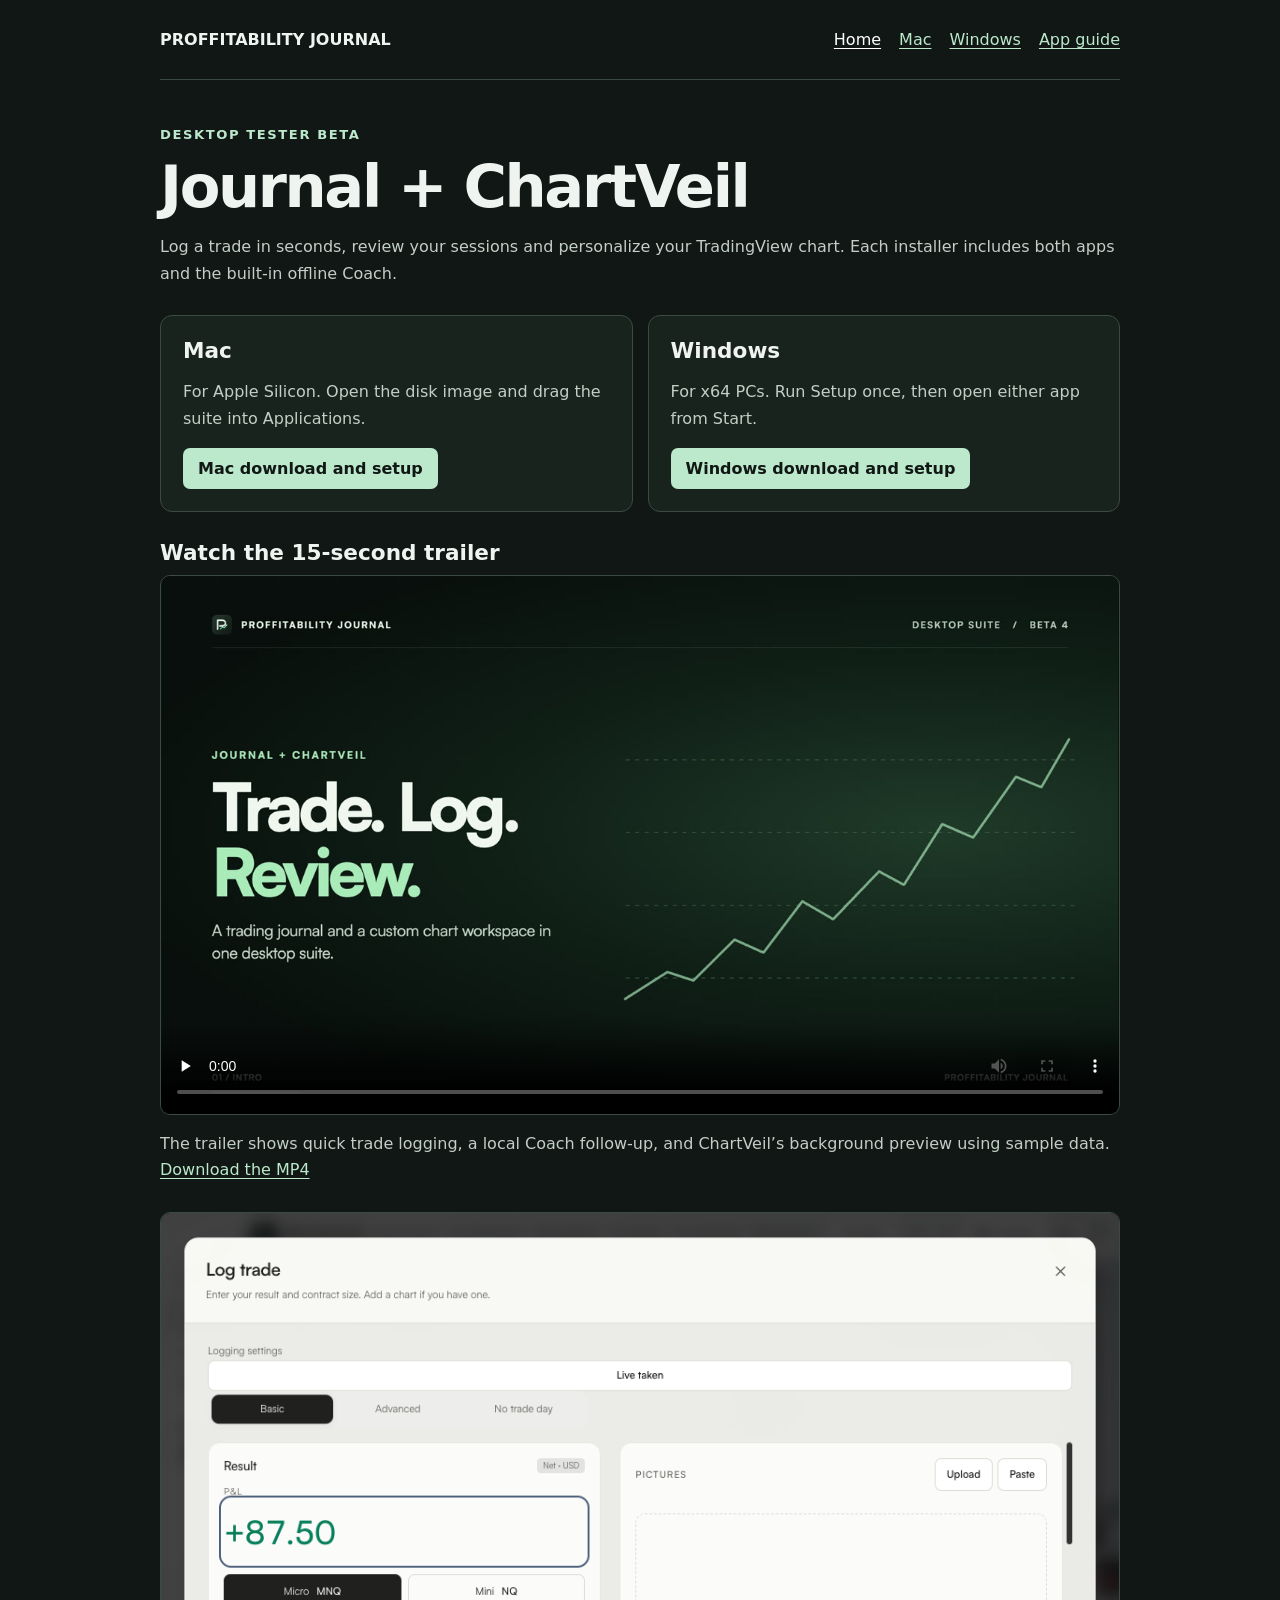
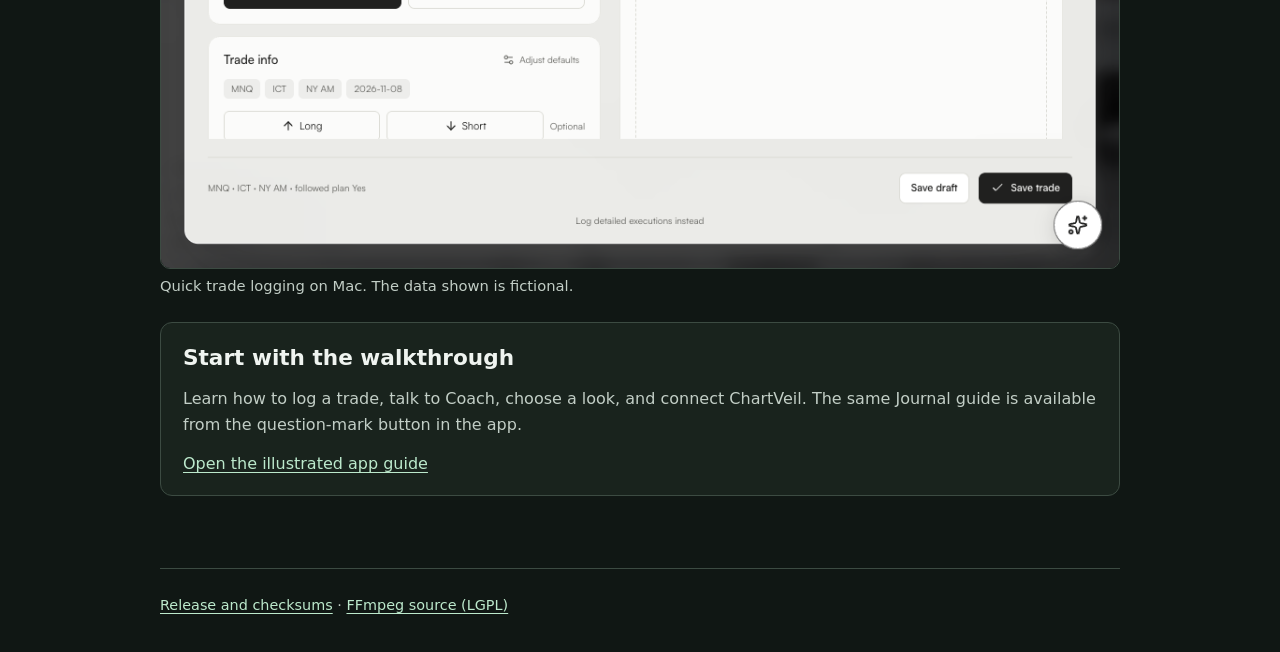
<file: docs/index.html>
<!doctype html>
<html lang="en">
<head>
  <meta charset="utf-8">
  <meta name="viewport" content="width=device-width, initial-scale=1">
  <title>Proffitability Journal and ChartVeil</title>
  <meta name="description" content="Download the Journal and ChartVeil desktop suite for Mac or Windows. Includes an offline Coach.">
  <link rel="stylesheet" href="site.css">
</head>
<body>
  <a class="skip" href="#main">Skip to content</a>
  <header>
    <strong>PROFFITABILITY JOURNAL</strong>
    <nav aria-label="Main"><a href="./" aria-current="page">Home</a><a href="mac/">Mac</a><a href="windows/">Windows</a><a href="guide/">App guide</a></nav>
  </header>
  <main id="main">
    <p class="kicker">Desktop tester beta</p>
    <h1>Journal + ChartVeil</h1>
    <p>Log a trade in seconds, review your sessions and personalize your TradingView chart. Each installer includes both apps and the built-in offline Coach.</p>
    <section class="grid" aria-label="Choose your platform">
      <article class="panel"><h2>Mac</h2><p>For Apple Silicon. Open the disk image and drag the suite into Applications.</p><a class="download" href="mac/">Mac download and setup</a></article>
      <article class="panel"><h2>Windows</h2><p>For x64 PCs. Run Setup once, then open either app from Start.</p><a class="download" href="windows/">Windows download and setup</a></article>
    </section>
    <section id="trailer">
      <h2>Watch the 15-second trailer</h2>
      <video class="trailer" controls playsinline preload="none" width="1920" height="1080" poster="media/trailer-poster.jpg" aria-label="Proffitability Journal Beta 4 product trailer">
        <source src="media/Proffitability-Journal-Beta4-Trailer.mp4" type="video/mp4">
        <a href="media/Proffitability-Journal-Beta4-Trailer.mp4">Download the trailer</a>
      </video>
      <p>The trailer shows quick trade logging, a local Coach follow-up, and ChartVeil’s background preview using sample data. <a href="media/Proffitability-Journal-Beta4-Trailer.mp4" download>Download the MP4</a></p>
    </section>
    <figure><img src="screenshots/mac-log-trade.png" alt="Journal’s trade form with net P&L, MNQ contract selection and an optional picture panel"><figcaption>Quick trade logging on Mac. The data shown is fictional.</figcaption></figure>
    <section class="panel"><h2>Start with the walkthrough</h2><p>Learn how to log a trade, talk to Coach, choose a look, and connect ChartVeil. The same Journal guide is available from the question-mark button in the app.</p><a href="guide/">Open the illustrated app guide</a></section>
  </main>
  <footer><p><a href="https://github.com/PopetoNM/proffitability-journal-releases/releases/tag/v0.4.0-beta.4">Release and checksums</a> · <a href="https://github.com/PopetoNM/proffitability-journal-releases/releases/download/v0.4.0-beta.3/FFmpeg-9.0.2-clean-source.zip">FFmpeg source (LGPL)</a></p></footer>
</body>
</html>
</file>
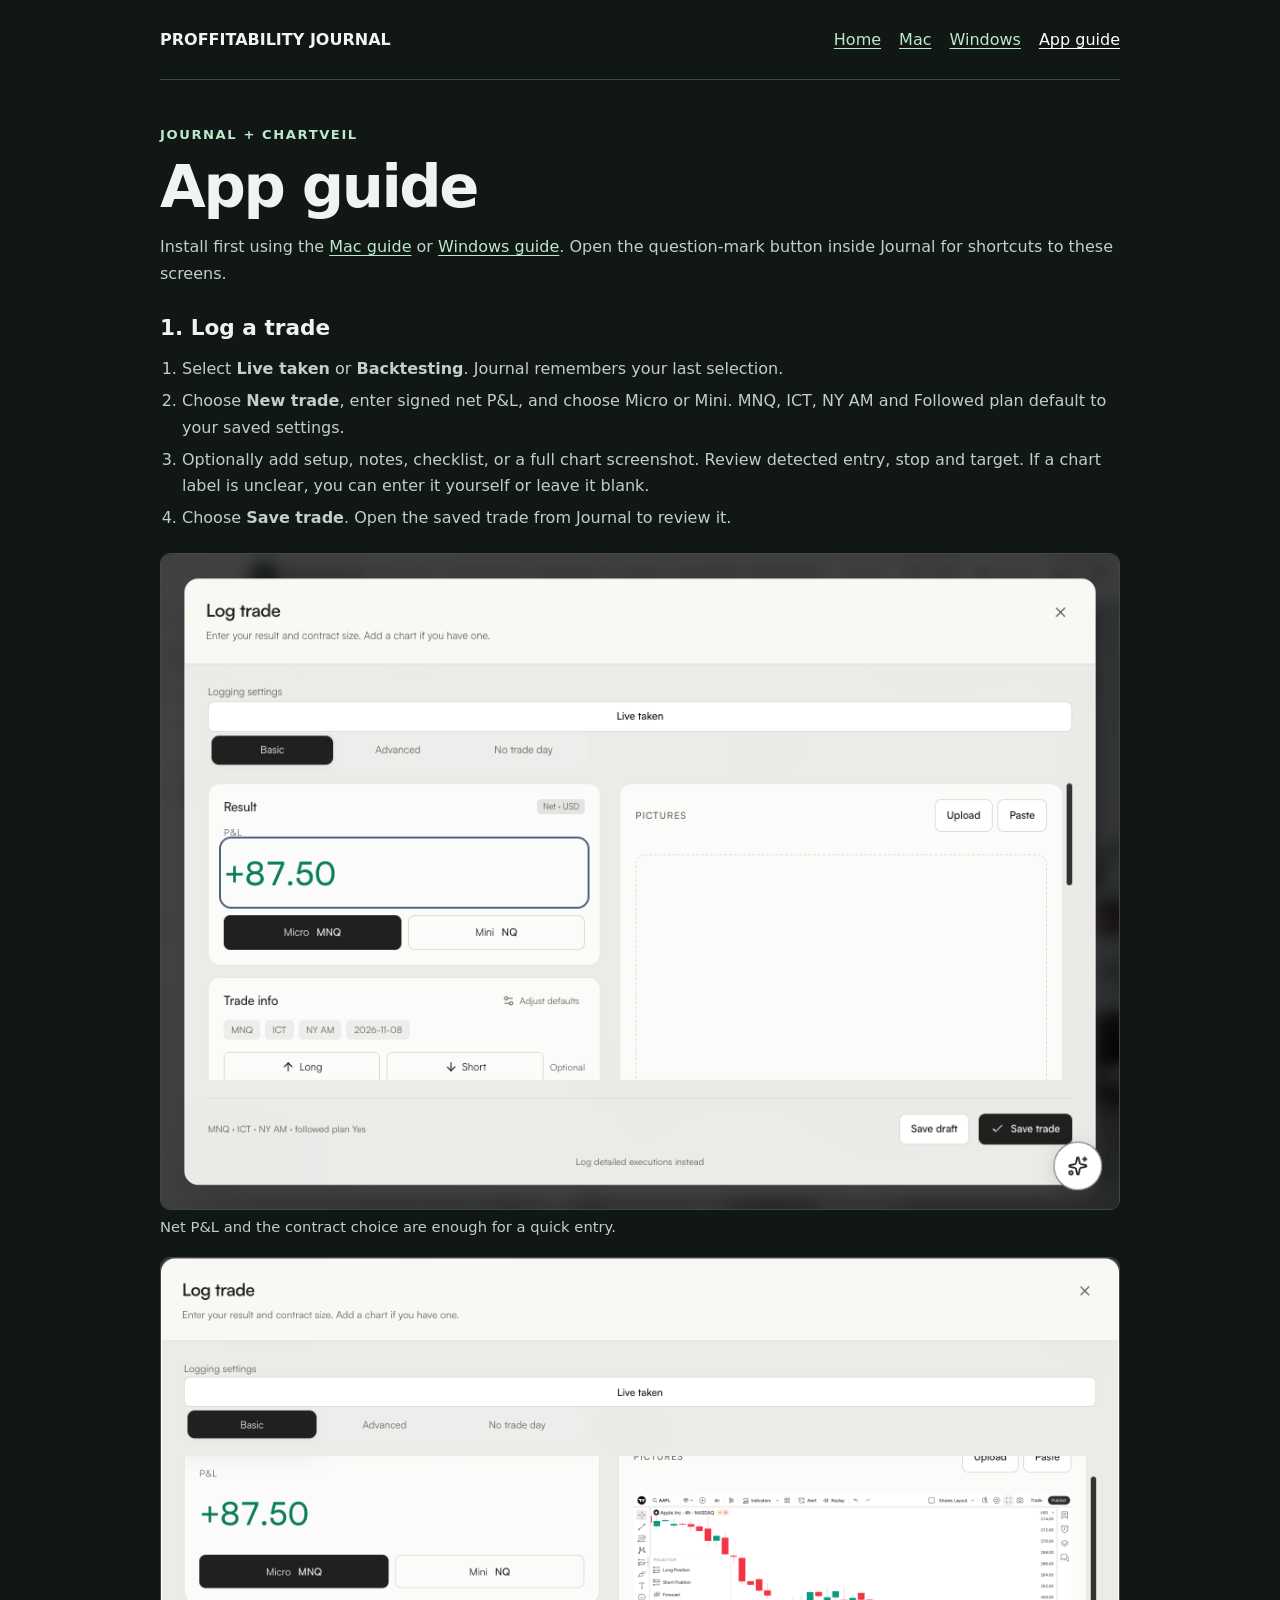
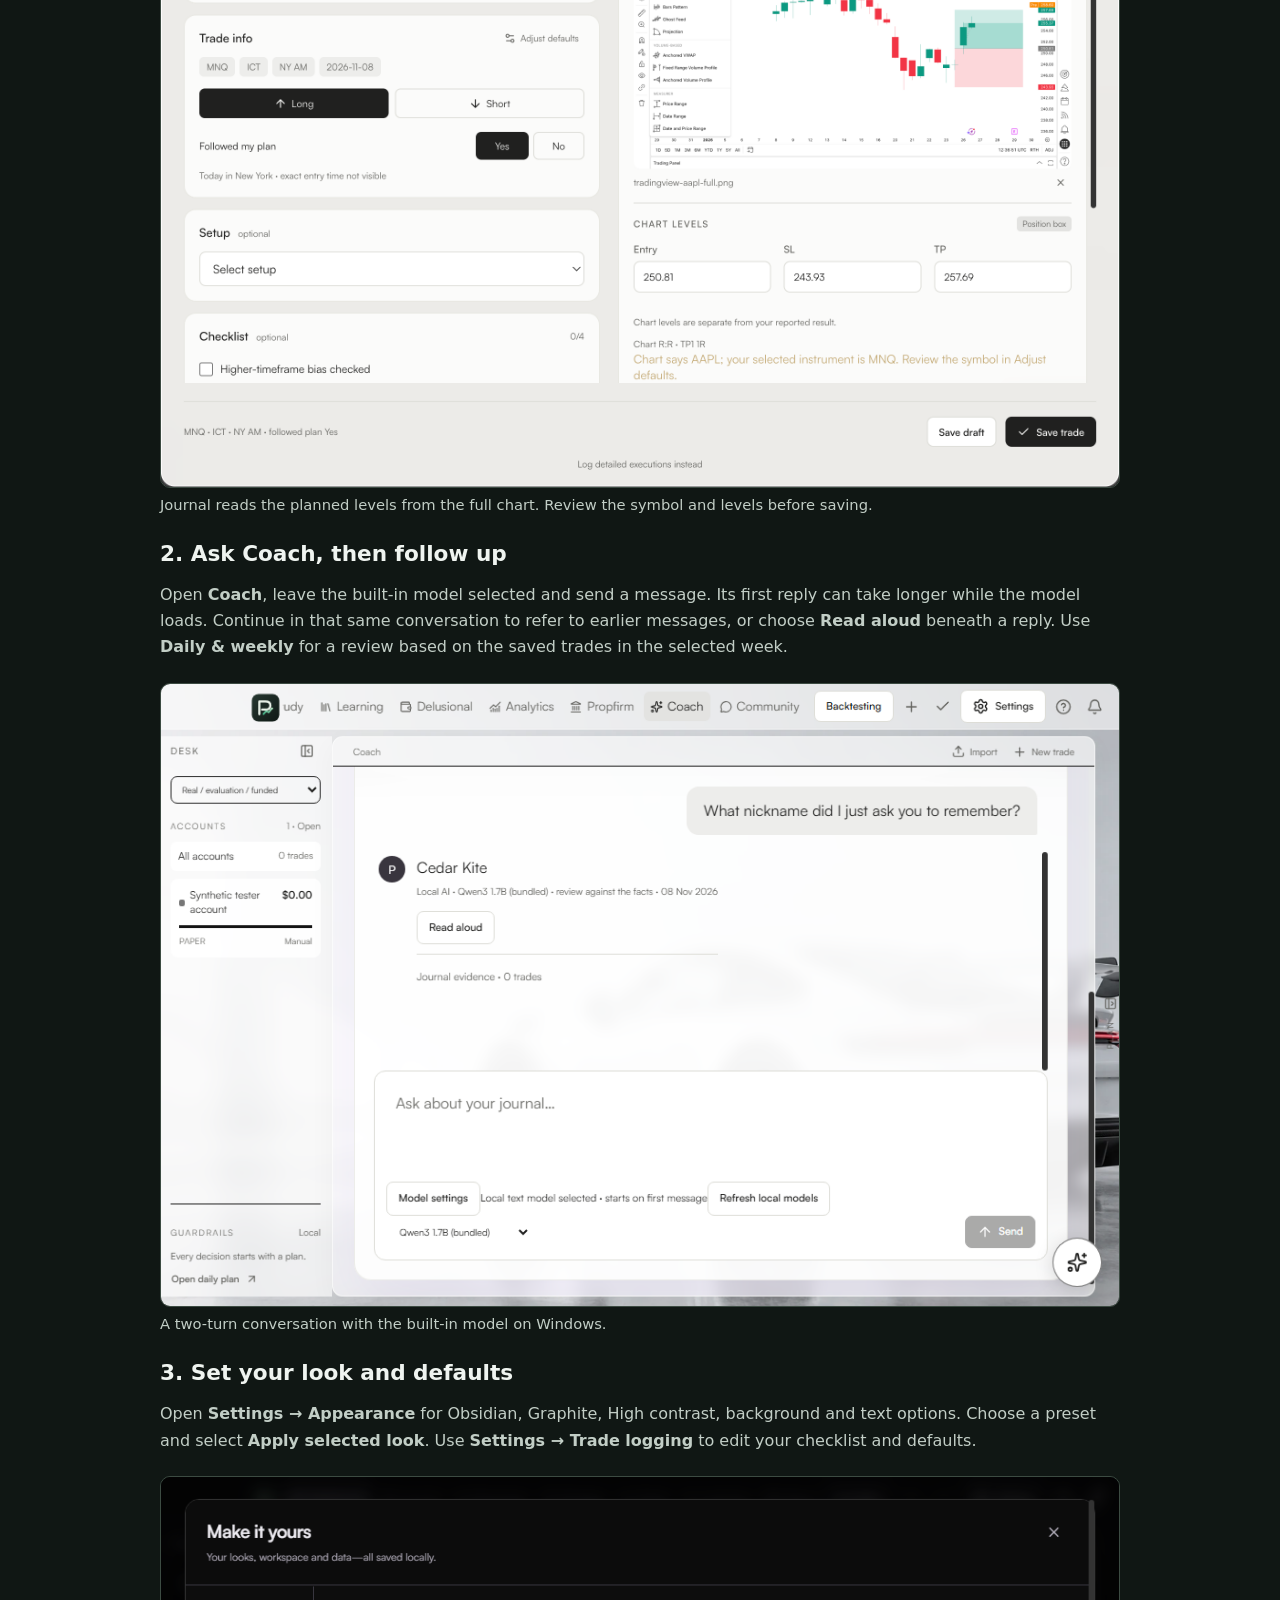
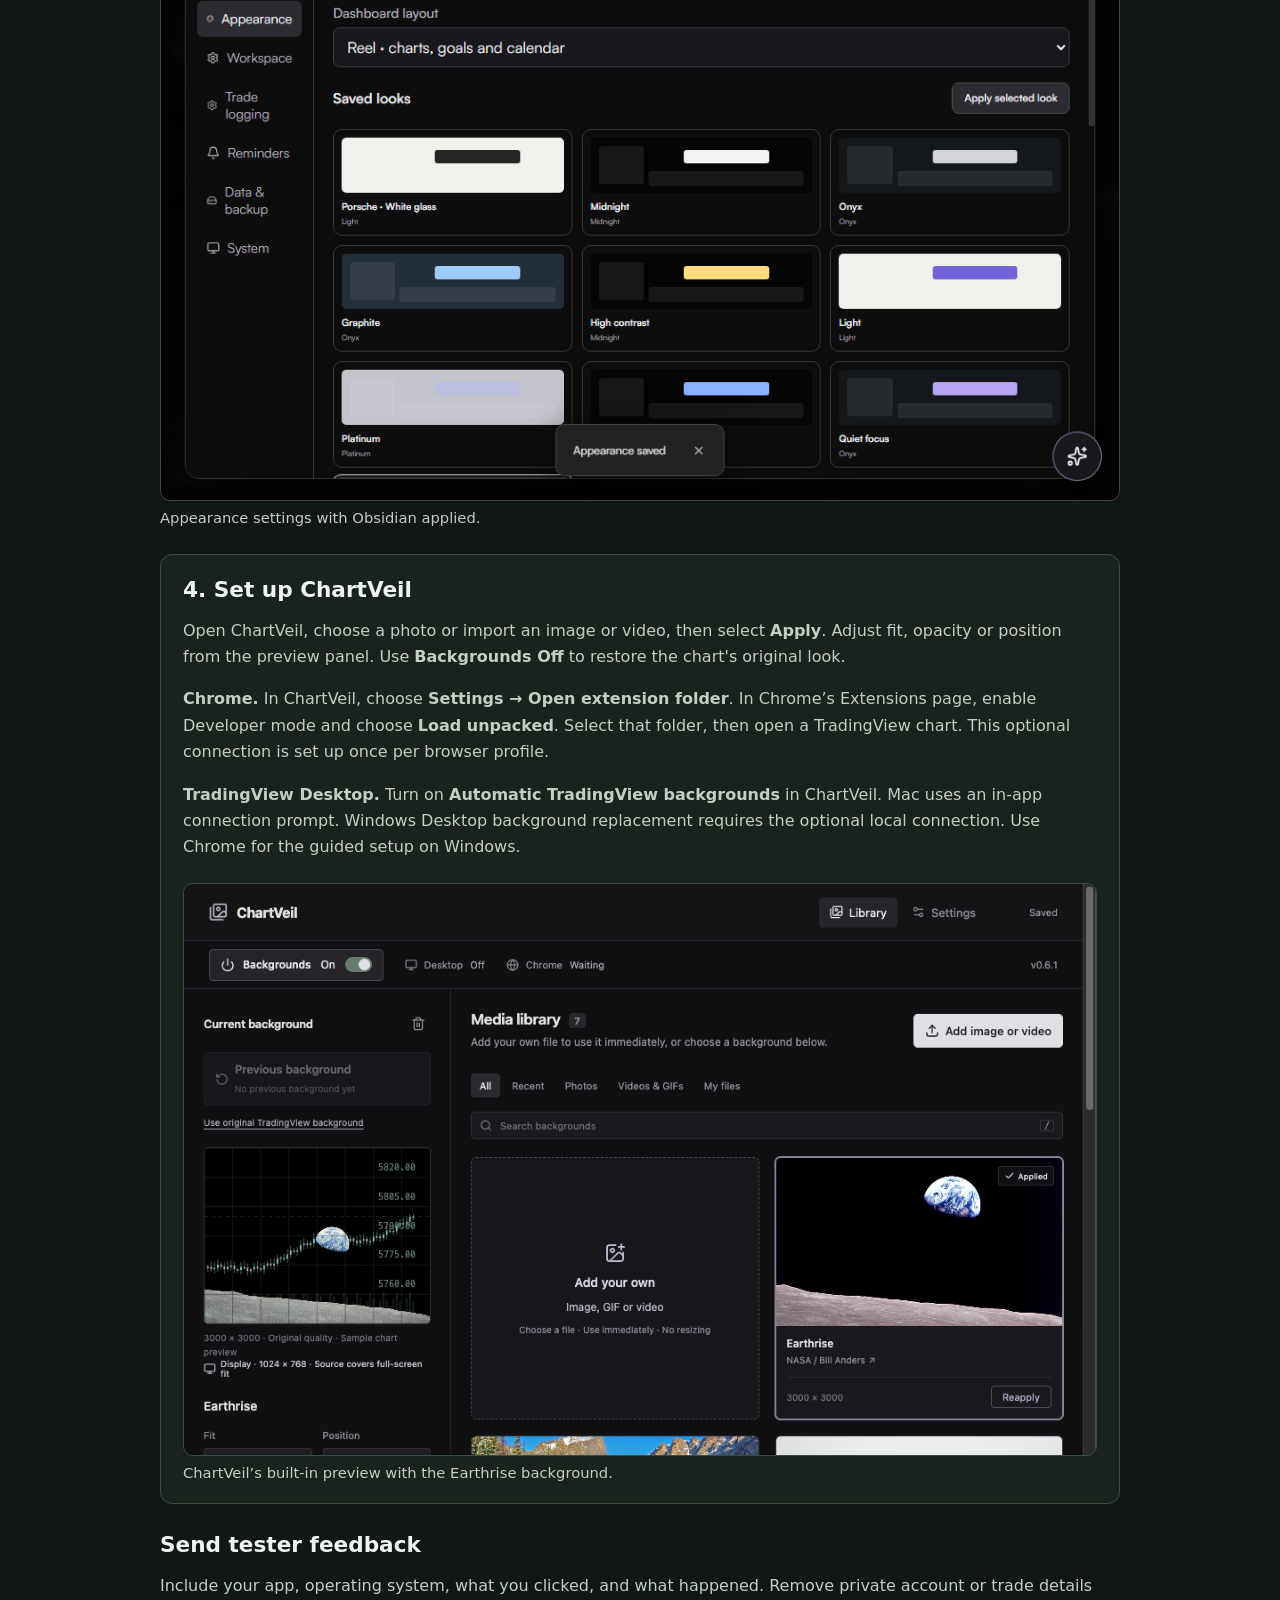
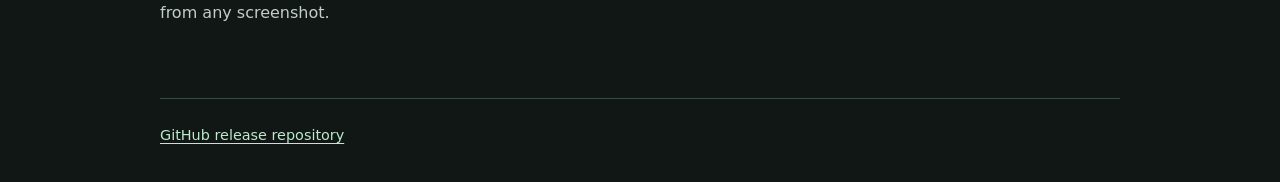
<file: docs/guide/index.html>
<!doctype html>
<html lang="en">
<head>
  <meta charset="utf-8">
  <meta name="viewport" content="width=device-width, initial-scale=1">
  <title>App guide · Proffitability Journal + ChartVeil</title>
  <link rel="stylesheet" href="../site.css">
</head>
<body>
  <a class="skip" href="#main">Skip to content</a>
  <header>
    <strong>PROFFITABILITY JOURNAL</strong>
    <nav aria-label="Main"><a href="../">Home</a><a href="../mac/">Mac</a><a href="../windows/">Windows</a><a href="./" aria-current="page">App guide</a></nav>
  </header>
  <main id="main">
    <p class="kicker">Journal + ChartVeil</p>
    <h1>App guide</h1>
    <p>Install first using the <a href="../mac/">Mac guide</a> or <a href="../windows/">Windows guide</a>. Open the question-mark button inside Journal for shortcuts to these screens.</p>
    <section id="log">
      <h2>1. Log a trade</h2>
      <ol>
        <li>Select <strong>Live taken</strong> or <strong>Backtesting</strong>. Journal remembers your last selection.</li>
        <li>Choose <strong>New trade</strong>, enter signed net P&amp;L, and choose Micro or Mini. MNQ, ICT, NY AM and Followed plan default to your saved settings.</li>
        <li>Optionally add setup, notes, checklist, or a full chart screenshot. Review detected entry, stop and target. If a chart label is unclear, you can enter it yourself or leave it blank.</li>
        <li>Choose <strong>Save trade</strong>. Open the saved trade from Journal to review it.</li>
      </ol>
      <figure><img src="../screenshots/mac-log-trade.png" alt="The trade form with a positive fictional result and no screenshot attached"><figcaption>Net P&amp;L and the contract choice are enough for a quick entry.</figcaption></figure>
      <figure><img src="../screenshots/mac-chart-review.png" alt="An uncropped TradingView chart with detected entry 250.81, stop loss 243.93, and take profit 257.69"><figcaption>Journal reads the planned levels from the full chart. Review the symbol and levels before saving.</figcaption></figure>
    </section>
    <section id="coach">
      <h2>2. Ask Coach, then follow up</h2>
      <p>Open <strong>Coach</strong>, leave the built-in model selected and send a message. Its first reply can take longer while the model loads. Continue in that same conversation to refer to earlier messages, or choose <strong>Read aloud</strong> beneath a reply. Use <strong>Daily &amp; weekly</strong> for a review based on the saved trades in the selected week.</p>
      <figure><img src="../screenshots/windows-coach.png" alt="Windows Coach recalls the name Cedar Kite from the previous turn"><figcaption>A two-turn conversation with the built-in model on Windows.</figcaption></figure>
    </section>
    <section id="appearance">
      <h2>3. Set your look and defaults</h2>
      <p>Open <strong>Settings → Appearance</strong> for Obsidian, Graphite, High contrast, background and text options. Choose a preset and select <strong>Apply selected look</strong>. Use <strong>Settings → Trade logging</strong> to edit your checklist and defaults.</p>
      <figure><img src="../screenshots/windows-appearance.png" alt="Obsidian applied in Settings on Windows, with Graphite and High contrast among the other choices"><figcaption>Appearance settings with Obsidian applied.</figcaption></figure>
    </section>
    <section id="chartveil" class="panel">
      <h2>4. Set up ChartVeil</h2>
      <p>Open ChartVeil, choose a photo or import an image or video, then select <strong>Apply</strong>. Adjust fit, opacity or position from the preview panel. Use <strong>Backgrounds Off</strong> to restore the chart's original look.</p>
      <p><strong>Chrome.</strong> In ChartVeil, choose <strong>Settings → Open extension folder</strong>. In Chrome’s Extensions page, enable Developer mode and choose <strong>Load unpacked</strong>. Select that folder, then open a TradingView chart. This optional connection is set up once per browser profile.</p>
      <p><strong>TradingView Desktop.</strong> Turn on <strong>Automatic TradingView backgrounds</strong> in ChartVeil. Mac uses an in-app connection prompt. Windows Desktop background replacement requires the optional local connection. Use Chrome for the guided setup on Windows.</p>
      <figure><img src="../screenshots/chartveil.png" alt="ChartVeil’s photo library, with Earthrise displayed in its sample chart preview"><figcaption>ChartVeil’s built-in preview with the Earthrise background.</figcaption></figure>
    </section>
    <section><h2>Send tester feedback</h2><p>Include your app, operating system, what you clicked, and what happened. Remove private account or trade details from any screenshot.</p></section>
  </main>
  <footer><p><a href="https://github.com/PopetoNM/proffitability-journal-releases">GitHub release repository</a></p></footer>
</body>
</html>
</file>
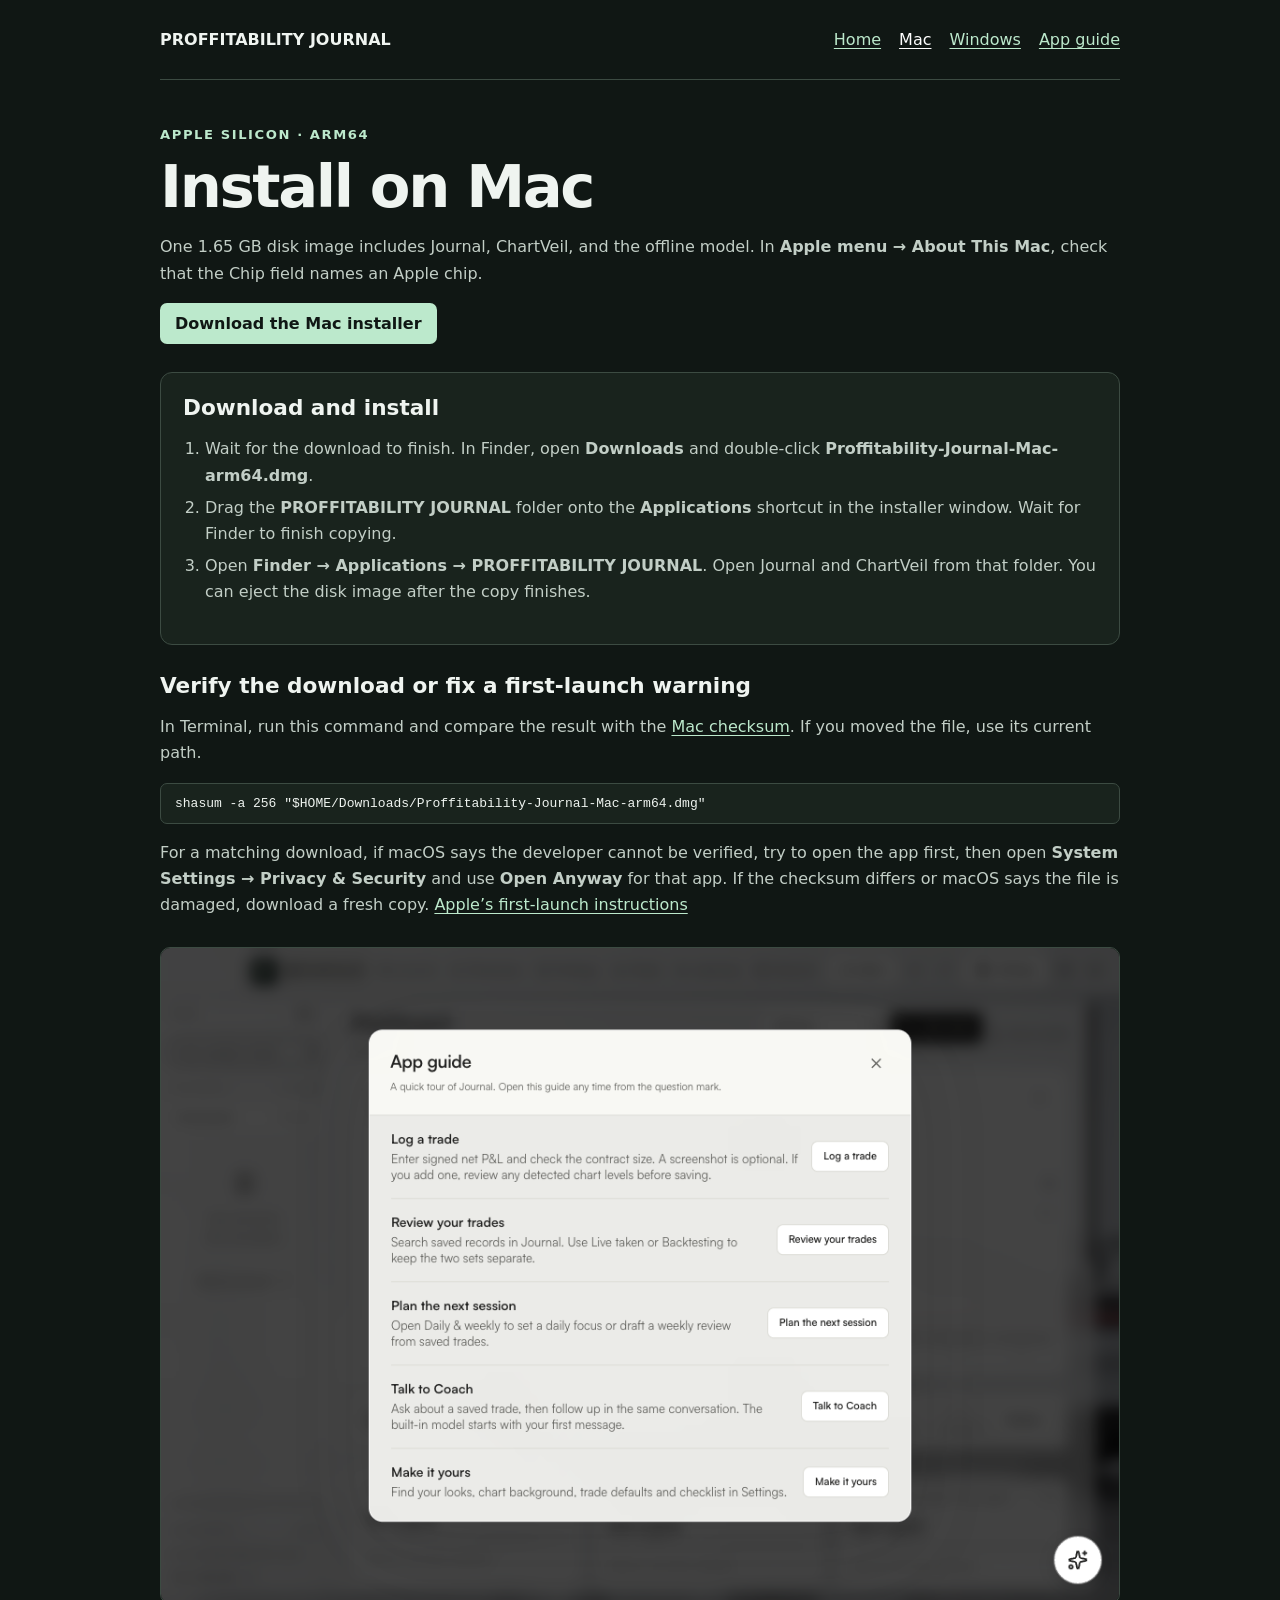
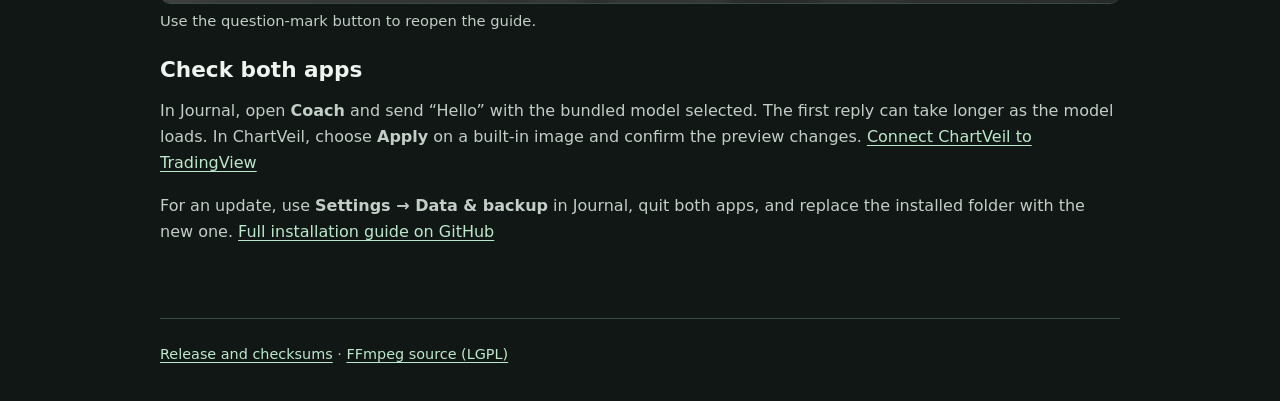
<file: docs/mac/index.html>
<!doctype html>
<html lang="en">
<head>
  <meta charset="utf-8">
  <meta name="viewport" content="width=device-width, initial-scale=1">
  <title>Mac installation · Proffitability Journal + ChartVeil</title>
  <link rel="stylesheet" href="../site.css">
</head>
<body>
  <a class="skip" href="#main">Skip to content</a>
  <header>
    <strong>PROFFITABILITY JOURNAL</strong>
    <nav aria-label="Main"><a href="../">Home</a><a href="./" aria-current="page">Mac</a><a href="../windows/">Windows</a><a href="../guide/">App guide</a></nav>
  </header>
  <main id="main">
    <p class="kicker">Apple Silicon · Arm64</p>
    <h1>Install on Mac</h1>
    <p>One 1.65 GB disk image includes Journal, ChartVeil, and the offline model. In <strong>Apple menu → About This Mac</strong>, check that the Chip field names an Apple chip.</p>
    <a class="download" href="https://github.com/PopetoNM/proffitability-journal-releases/releases/download/v0.4.0-beta.4/Proffitability-Journal-Mac-arm64.dmg">Download the Mac installer</a>
    <section class="panel">
      <h2>Download and install</h2>
      <ol>
        <li>Wait for the download to finish. In Finder, open <strong>Downloads</strong> and double-click <strong>Proffitability-Journal-Mac-arm64.dmg</strong>.</li>
        <li>Drag the <strong>PROFFITABILITY JOURNAL</strong> folder onto the <strong>Applications</strong> shortcut in the installer window. Wait for Finder to finish copying.</li>
        <li>Open <strong>Finder → Applications → PROFFITABILITY JOURNAL</strong>. Open Journal and ChartVeil from that folder. You can eject the disk image after the copy finishes.</li>
      </ol>
    </section>
    <section id="verify"><h2>Verify the download or fix a first-launch warning</h2>
      <p>In Terminal, run this command and compare the result with the <a href="https://github.com/PopetoNM/proffitability-journal-releases/releases/download/v0.4.0-beta.4/SHA256-Mac.txt">Mac checksum</a>. If you moved the file, use its current path.</p>
      <pre><code>shasum -a 256 "$HOME/Downloads/Proffitability-Journal-Mac-arm64.dmg"</code></pre>
      <p>For a matching download, if macOS says the developer cannot be verified, try to open the app first, then open <strong>System Settings → Privacy &amp; Security</strong> and use <strong>Open Anyway</strong> for that app. If the checksum differs or macOS says the file is damaged, download a fresh copy. <a href="https://support.apple.com/en-us/102445">Apple’s first-launch instructions</a></p>
    </section>
    <figure><img src="../screenshots/mac-app-guide.png" alt="The built-in App guide dialog with shortcuts to trade logging, weekly review, Coach and appearance"><figcaption>Use the question-mark button to reopen the guide.</figcaption></figure>
    <section><h2>Check both apps</h2><p>In Journal, open <strong>Coach</strong> and send “Hello” with the bundled model selected. The first reply can take longer as the model loads. In ChartVeil, choose <strong>Apply</strong> on a built-in image and confirm the preview changes. <a href="../guide/#chartveil">Connect ChartVeil to TradingView</a></p>
      <p>For an update, use <strong>Settings → Data &amp; backup</strong> in Journal, quit both apps, and replace the installed folder with the new one. <a href="https://github.com/PopetoNM/proffitability-journal-releases/blob/main/INSTALL.md">Full installation guide on GitHub</a></p>
    </section>
  </main>
  <footer><p><a href="https://github.com/PopetoNM/proffitability-journal-releases/releases/tag/v0.4.0-beta.4">Release and checksums</a> · <a href="https://github.com/PopetoNM/proffitability-journal-releases/releases/download/v0.4.0-beta.3/FFmpeg-9.0.2-clean-source.zip">FFmpeg source (LGPL)</a></p></footer>
</body>
</html>
</file>
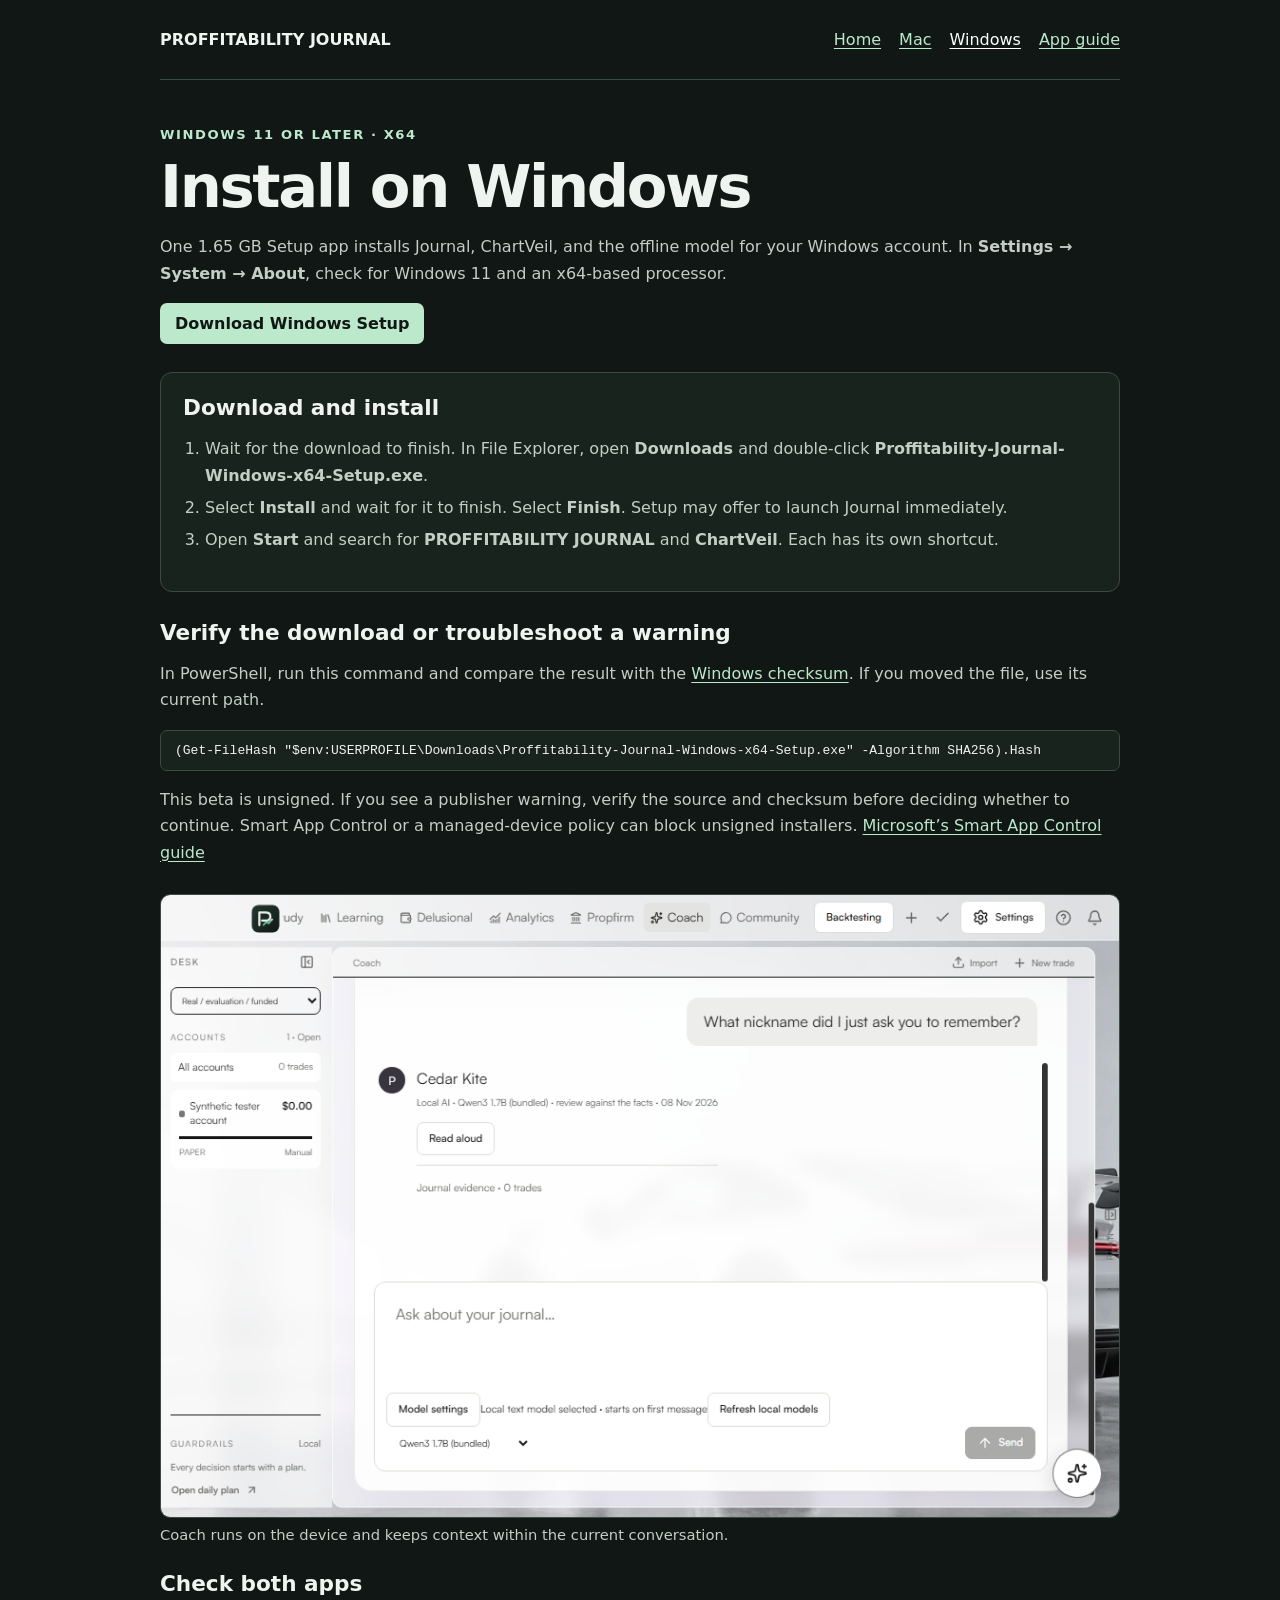
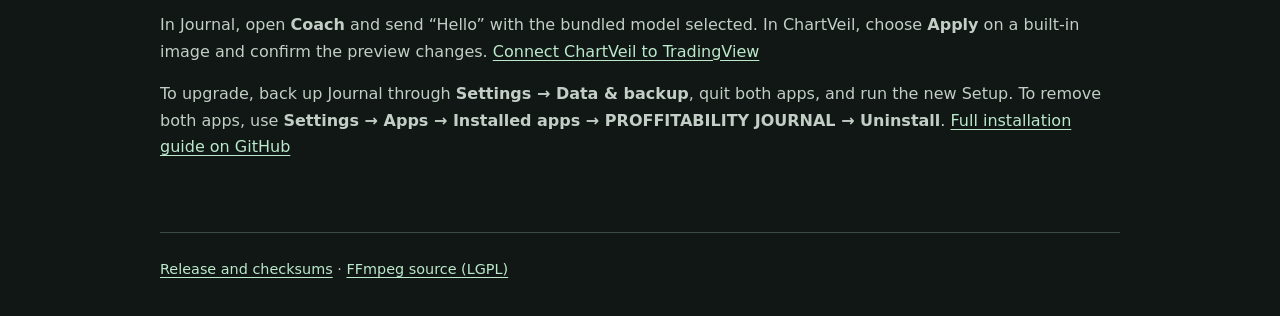
<file: docs/windows/index.html>
<!doctype html>
<html lang="en">
<head>
  <meta charset="utf-8">
  <meta name="viewport" content="width=device-width, initial-scale=1">
  <title>Windows installation · Proffitability Journal + ChartVeil</title>
  <link rel="stylesheet" href="../site.css">
</head>
<body>
  <a class="skip" href="#main">Skip to content</a>
  <header>
    <strong>PROFFITABILITY JOURNAL</strong>
    <nav aria-label="Main"><a href="../">Home</a><a href="../mac/">Mac</a><a href="./" aria-current="page">Windows</a><a href="../guide/">App guide</a></nav>
  </header>
  <main id="main">
    <p class="kicker">Windows 11 or later · x64</p>
    <h1>Install on Windows</h1>
    <p>One 1.65 GB Setup app installs Journal, ChartVeil, and the offline model for your Windows account. In <strong>Settings → System → About</strong>, check for Windows 11 and an x64-based processor.</p>
    <a class="download" href="https://github.com/PopetoNM/proffitability-journal-releases/releases/download/v0.4.0-beta.4/Proffitability-Journal-Windows-x64-Setup.exe">Download Windows Setup</a>
    <section class="panel">
      <h2>Download and install</h2>
      <ol>
        <li>Wait for the download to finish. In File Explorer, open <strong>Downloads</strong> and double-click <strong>Proffitability-Journal-Windows-x64-Setup.exe</strong>.</li>
        <li>Select <strong>Install</strong> and wait for it to finish. Select <strong>Finish</strong>. Setup may offer to launch Journal immediately.</li>
        <li>Open <strong>Start</strong> and search for <strong>PROFFITABILITY JOURNAL</strong> and <strong>ChartVeil</strong>. Each has its own shortcut.</li>
      </ol>
    </section>
    <section id="verify"><h2>Verify the download or troubleshoot a warning</h2>
      <p>In PowerShell, run this command and compare the result with the <a href="https://github.com/PopetoNM/proffitability-journal-releases/releases/download/v0.4.0-beta.4/SHA256-Windows.txt">Windows checksum</a>. If you moved the file, use its current path.</p>
      <pre><code>(Get-FileHash "$env:USERPROFILE\Downloads\Proffitability-Journal-Windows-x64-Setup.exe" -Algorithm SHA256).Hash</code></pre>
      <p>This beta is unsigned. If you see a publisher warning, verify the source and checksum before deciding whether to continue. Smart App Control or a managed-device policy can block unsigned installers. <a href="https://support.microsoft.com/en-us/windows/security/threat-malware-protection/smart-app-control-frequently-asked-questions">Microsoft’s Smart App Control guide</a></p>
    </section>
    <figure><img src="../screenshots/windows-coach.png" alt="Coach on Windows answering a follow-up about the fictional notebook Cedar Kite"><figcaption>Coach runs on the device and keeps context within the current conversation.</figcaption></figure>
    <section><h2>Check both apps</h2><p>In Journal, open <strong>Coach</strong> and send “Hello” with the bundled model selected. In ChartVeil, choose <strong>Apply</strong> on a built-in image and confirm the preview changes. <a href="../guide/#chartveil">Connect ChartVeil to TradingView</a></p>
      <p>To upgrade, back up Journal through <strong>Settings → Data &amp; backup</strong>, quit both apps, and run the new Setup. To remove both apps, use <strong>Settings → Apps → Installed apps → PROFFITABILITY JOURNAL → Uninstall</strong>. <a href="https://github.com/PopetoNM/proffitability-journal-releases/blob/main/INSTALL.md">Full installation guide on GitHub</a></p>
    </section>
  </main>
  <footer><p><a href="https://github.com/PopetoNM/proffitability-journal-releases/releases/tag/v0.4.0-beta.4">Release and checksums</a> · <a href="https://github.com/PopetoNM/proffitability-journal-releases/releases/download/v0.4.0-beta.3/FFmpeg-9.0.2-clean-source.zip">FFmpeg source (LGPL)</a></p></footer>
</body>
</html>
</file>
<file: docs/site.css>
:root {
  color-scheme: dark;
  font-family: system-ui, -apple-system, sans-serif;
  color: #eff4f0;
  background: #101714;
  --muted: #c2cec6;
  --line: #3c4b42;
  --panel: #19231d;
  --accent: #bce9cc;
}
* { box-sizing: border-box; }
body { margin: 0; }
header, main, footer { width: min(960px, 100% - 36px); margin: auto; }
header { display: flex; align-items: center; flex-wrap: wrap; justify-content: space-between; gap: 12px; padding: 22px 0; border-bottom: 1px solid var(--line); }
nav { display: flex; flex-wrap: wrap; gap: 4px 18px; }
nav a { padding: 8px 0; }
a { color: var(--accent); text-underline-offset: .2em; }
a:focus-visible { outline: 2px solid #ffdc80; outline-offset: 4px; }
[aria-current="page"] { color: white; }
main { padding-block: 44px; }
h1 { font-size: clamp(2rem, 6vw, 3.7rem); letter-spacing: -.04em; margin: 0 0 12px; line-height: 1.06; }
h2 { font-size: 1.35rem; margin: 0 0 10px; }
p, li { line-height: 1.65; color: var(--muted); }
ul, ol { padding-left: 22px; }
li + li { margin-top: .35rem; }
section { margin-block: 28px; }
.kicker { font-size: .82rem; letter-spacing: .12em; font-weight: 700; color: var(--accent); text-transform: uppercase; margin: 0 0 10px; }
.panel { padding: 22px; border: 1px solid var(--line); border-radius: 12px; background: var(--panel); }
.grid { display: grid; grid-template-columns: repeat(auto-fit, minmax(min(100%, 280px), 1fr)); gap: 15px; }
.download { display: inline-block; padding: 11px 15px; border-radius: 7px; color: #101714; background: var(--accent); font-weight: 700; text-decoration: none; }
.download:hover { background: #ddf5e5; }
figure { margin: 22px 0 0; }
img { width: 100%; height: auto; display: block; border-radius: 10px; border: 1px solid var(--line); }
.trailer { width: 100%; height: auto; aspect-ratio: 16 / 9; display: block; border-radius: 10px; border: 1px solid var(--line); background: #0b1310; }
figcaption { color: var(--muted); margin-top: 8px; font-size: .92rem; }
footer { border-top: 1px solid var(--line); padding: 10px 0 20px; font-size: .9rem; }
.skip { position: fixed; top: 8px; left: 8px; transform: translateY(-200%); background: var(--panel); padding: 10px; }
.skip:focus { transform: none; }
code { overflow-wrap: anywhere; }
pre {
  overflow-x: auto;
  padding: 12px 14px;
  border: 1px solid var(--line);
  border-radius: 7px;
  background: var(--panel);
}
</file>
